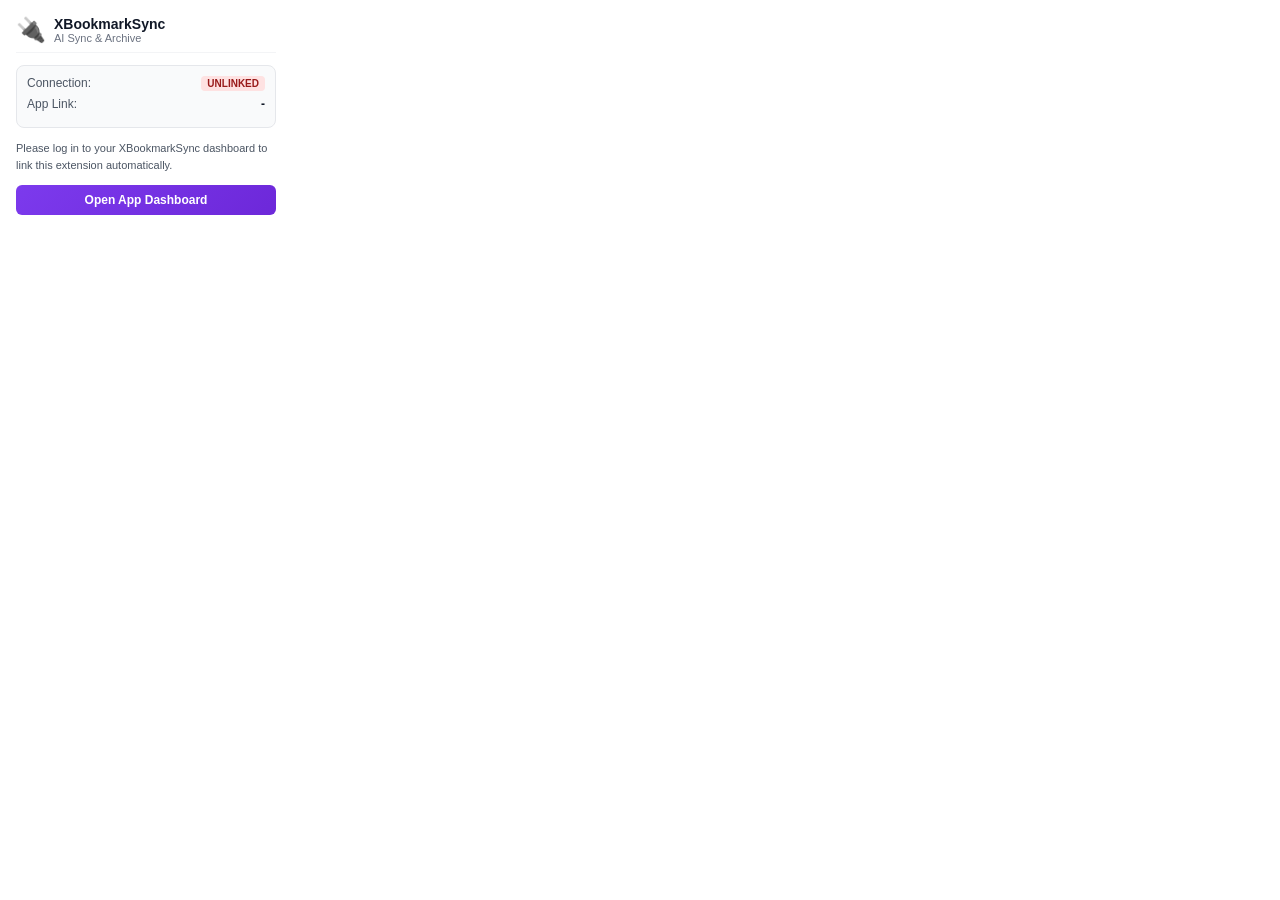
<file: extension/popup.html>
<!DOCTYPE html>
<html>
<head>
  <meta charset="utf-8">
  <style>
    body {
      font-family: -apple-system, BlinkMacSystemFont, "Segoe UI", Roboto, Helvetica, Arial, sans-serif;
      margin: 0;
      padding: 16px;
      width: 260px;
      background: #ffffff;
      color: #111827;
    }
    .header {
      display: flex;
      align-items: center;
      gap: 8px;
      margin-bottom: 12px;
      border-bottom: 1px solid #f3f4f6;
      padding-bottom: 8px;
    }
    .icon {
      font-size: 24px;
    }
    .title {
      font-size: 14px;
      font-weight: 700;
      margin: 0;
    }
    .subtitle {
      font-size: 11px;
      color: #6b7280;
      margin: 0;
    }
    .status-card {
      background: #f9fafb;
      border: 1px solid #e5e7eb;
      border-radius: 8px;
      padding: 10px;
      margin-bottom: 12px;
      font-size: 12px;
    }
    .status-line {
      display: flex;
      justify-content: space-between;
      margin-bottom: 6px;
    }
    .status-label {
      color: #4b5563;
    }
    .status-value {
      font-weight: 600;
    }
    .status-badge {
      display: inline-block;
      padding: 2px 6px;
      border-radius: 4px;
      font-size: 10px;
      font-weight: 700;
      text-transform: uppercase;
    }
    .badge-linked {
      background: #d1fae5;
      color: #065f46;
    }
    .badge-unlinked {
      background: #fee2e2;
      color: #991b1b;
    }
    .instructions {
      font-size: 11px;
      color: #4b5563;
      line-height: 1.5;
      margin-bottom: 12px;
    }
    .btn {
      display: block;
      width: 100%;
      text-align: center;
      background: linear-gradient(135deg, #7c3aed 0%, #6d28d9 100%);
      color: #ffffff;
      border: none;
      border-radius: 6px;
      padding: 8px 12px;
      font-size: 12px;
      font-weight: 600;
      text-decoration: none;
      cursor: pointer;
      box-sizing: border-box;
      transition: opacity 0.2s ease;
    }
    .btn:hover {
      opacity: 0.9;
    }
  </style>
</head>
<body>
  <div class="header">
    <span class="icon">🔌</span>
    <div>
      <h3 class="title">XBookmarkSync</h3>
      <p class="subtitle">AI Sync & Archive</p>
    </div>
  </div>

  <div class="status-card">
    <div class="status-line">
      <span class="status-label">Connection:</span>
      <span id="connectionBadge" class="status-badge badge-unlinked">Unlinked</span>
    </div>
    <div class="status-line">
      <span class="status-label">App Link:</span>
      <span id="backendUrl" class="status-value">-</span>
    </div>
  </div>

  <div id="instructionsText" class="instructions">
    Please log in to your XBookmarkSync dashboard to link this extension automatically.
  </div>

  <a href="http://127.0.0.1:5001" target="_blank" id="actionBtn" class="btn">Open App Dashboard</a>

  <script src="popup.js"></script>
</body>
</html>
</file>
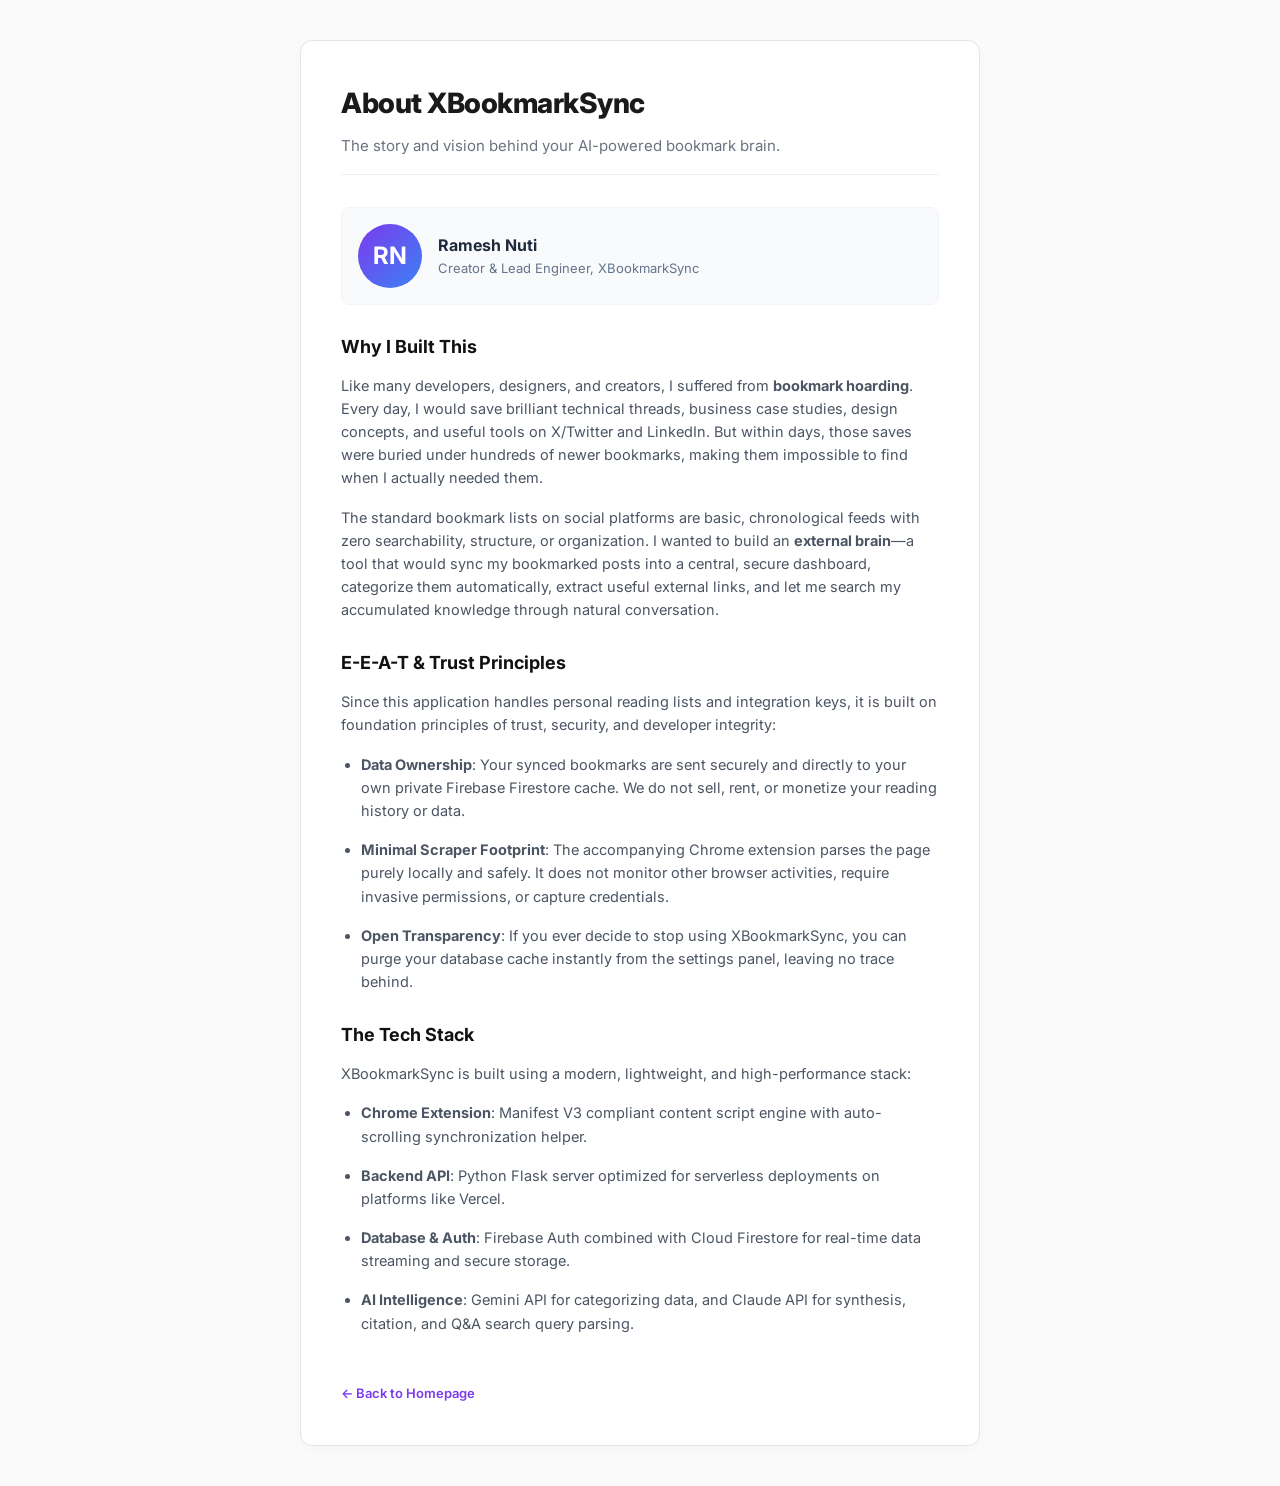
<file: templates/about.html>
<!DOCTYPE html>
<html lang="en">
<head>
  <meta charset="UTF-8">
  <link rel="icon" type="image/png" href="/static/favicon.png">

  <meta name="viewport" content="width=device-width, initial-scale=1.0">
  <title>About - XBookmarkSync</title>
  <meta name="description" content="Meet Ramesh Nuti, the creator of XBookmarkSync. Learn about the background, vision, and technology behind the AI-powered bookmark brain.">
  <link rel="canonical" href="https://xbookmarksync.com/about">

  <!-- Open Graph -->
  <meta property="og:title" content="About the Creator - XBookmarkSync">
  <meta property="og:description" content="Learn why Ramesh Nuti built XBookmarkSync to solve bookmark hoarding with AI.">
  <meta property="og:type" content="website">
  <meta property="og:url" content="https://xbookmarksync.com/about">
  <meta property="og:site_name" content="XBookmarkSync">
  <meta property="og:image" content="https://xbookmarksync.com/static/og-image.png">

  <!-- Twitter Card -->
  <meta name="twitter:card" content="summary_large_image">
  <meta name="twitter:title" content="About the Creator - XBookmarkSync">
  <meta name="twitter:description" content="Why Ramesh Nuti built XBookmarkSync to solve bookmark hoarding with AI.">
  <meta name="twitter:image" content="https://xbookmarksync.com/static/og-image.png">

  <link rel="stylesheet" href="/static/css/style.css">
  <style>
    body {
      font-family: 'Inter', -apple-system, BlinkMacSystemFont, "Segoe UI", sans-serif;
      background: #fafafa;
      color: #1a1a1a;
      line-height: 1.6;
      padding: 40px 24px;
    }
    .about-container {
      max-width: 680px;
      margin: 0 auto;
      background: #ffffff;
      border: 1px solid #e5e5e5;
      border-radius: 12px;
      padding: 40px;
      box-shadow: 0 4px 12px rgba(0,0,0,0.02);
    }
    h1 {
      font-size: 28px;
      font-weight: 800;
      margin-bottom: 8px;
      letter-spacing: -0.5px;
    }
    .subtitle {
      font-size: 15px;
      color: #6b7280;
      margin-bottom: 32px;
      border-bottom: 1px solid #f0f0f0;
      padding-bottom: 16px;
    }
    h2 {
      font-size: 18px;
      font-weight: 700;
      margin: 28px 0 12px 0;
      color: #111;
    }
    p, li {
      font-size: 14.5px;
      color: #4b5563;
      margin-bottom: 16px;
    }
    ul {
      margin-left: 20px;
      margin-bottom: 16px;
    }
    .profile-card {
      display: flex;
      align-items: center;
      gap: 16px;
      background: #f8fafc;
      padding: 16px;
      border-radius: 8px;
      border: 1px solid #f1f5f9;
      margin-bottom: 24px;
    }
    .profile-avatar {
      width: 64px;
      height: 64px;
      border-radius: 50%;
      background: linear-gradient(135deg, #7c3aed 0%, #3b82f6 100%);
      display: flex;
      align-items: center;
      justify-content: center;
      color: #fff;
      font-size: 24px;
      font-weight: 700;
    }
    .profile-details h3 {
      font-size: 16px;
      font-weight: 700;
      margin: 0;
      color: #1e293b;
    }
    .profile-details p {
      font-size: 13px;
      color: #64748b;
      margin: 0;
    }
    .back-link {
      display: inline-block;
      margin-top: 32px;
      font-size: 13px;
      color: #7c3aed;
      text-decoration: none;
      font-weight: 600;
    }
    .back-link:hover {
      text-decoration: underline;
    }
  </style>
</head>
<body>

<div class="about-container">
  <h1>About XBookmarkSync</h1>
  <div class="subtitle">The story and vision behind your AI-powered bookmark brain.</div>

  <div class="profile-card">
    <div class="profile-avatar">RN</div>
    <div class="profile-details">
      <h3>Ramesh Nuti</h3>
      <p>Creator & Lead Engineer, XBookmarkSync</p>
    </div>
  </div>

  <h2>Why I Built This</h2>
  <p>Like many developers, designers, and creators, I suffered from <strong>bookmark hoarding</strong>. Every day, I would save brilliant technical threads, business case studies, design concepts, and useful tools on X/Twitter and LinkedIn. But within days, those saves were buried under hundreds of newer bookmarks, making them impossible to find when I actually needed them.</p>
  <p>The standard bookmark lists on social platforms are basic, chronological feeds with zero searchability, structure, or organization. I wanted to build an <strong>external brain</strong>—a tool that would sync my bookmarked posts into a central, secure dashboard, categorize them automatically, extract useful external links, and let me search my accumulated knowledge through natural conversation.</p>
  
  <h2>E-E-A-T & Trust Principles</h2>
  <p>Since this application handles personal reading lists and integration keys, it is built on foundation principles of trust, security, and developer integrity:</p>
  <ul>
    <li><strong>Data Ownership</strong>: Your synced bookmarks are sent securely and directly to your own private Firebase Firestore cache. We do not sell, rent, or monetize your reading history or data.</li>
    <li><strong>Minimal Scraper Footprint</strong>: The accompanying Chrome extension parses the page purely locally and safely. It does not monitor other browser activities, require invasive permissions, or capture credentials.</li>
    <li><strong>Open Transparency</strong>: If you ever decide to stop using XBookmarkSync, you can purge your database cache instantly from the settings panel, leaving no trace behind.</li>
  </ul>

  <h2>The Tech Stack</h2>
  <p>XBookmarkSync is built using a modern, lightweight, and high-performance stack:</p>
  <ul>
    <li><strong>Chrome Extension</strong>: Manifest V3 compliant content script engine with auto-scrolling synchronization helper.</li>
    <li><strong>Backend API</strong>: Python Flask server optimized for serverless deployments on platforms like Vercel.</li>
    <li><strong>Database & Auth</strong>: Firebase Auth combined with Cloud Firestore for real-time data streaming and secure storage.</li>
    <li><strong>AI Intelligence</strong>: Gemini API for categorizing data, and Claude API for synthesis, citation, and Q&A search query parsing.</li>
  </ul>

  <a href="/" class="back-link">&larr; Back to Homepage</a>
</div>

</body>
</html>
</file>
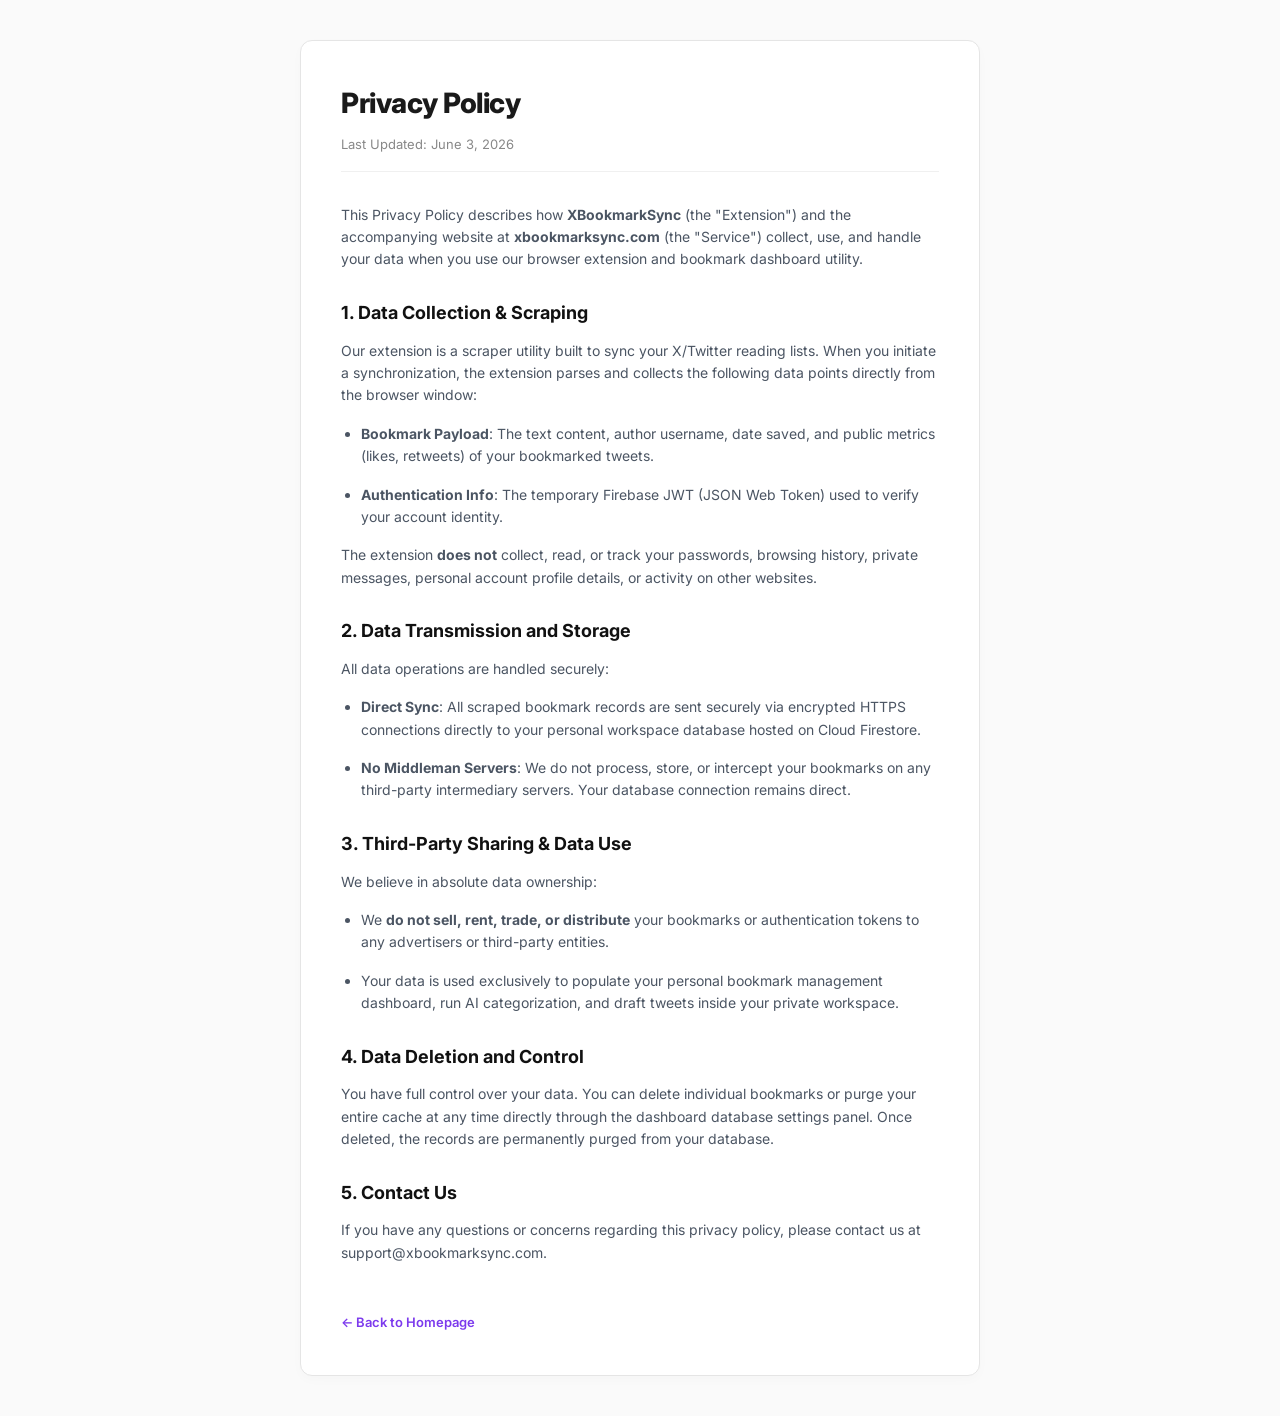
<file: templates/privacy.html>
<!DOCTYPE html>
<html lang="en">
<head>
  <meta charset="UTF-8">
  <link rel="icon" type="image/png" href="/static/favicon.png">

  <meta name="viewport" content="width=device-width, initial-scale=1.0">
  <title>Privacy Policy - XBookmarkSync</title>
  <meta name="description" content="Privacy policy for the XBookmarkSync Chrome extension and web dashboard. Learn how your bookmark data is collected, stored, and protected.">
  <link rel="canonical" href="https://xbookmarksync.com/privacy">

  <!-- Open Graph -->
  <meta property="og:title" content="Privacy Policy - XBookmarkSync">
  <meta property="og:description" content="Privacy policy for the XBookmarkSync Chrome extension. Learn how your X/Twitter bookmark data is handled.">
  <meta property="og:type" content="website">
  <meta property="og:url" content="https://xbookmarksync.com/privacy">
  <meta property="og:site_name" content="XBookmarkSync">
  <meta property="og:image" content="https://xbookmarksync.com/static/og-image.png">

  <!-- Twitter Card -->
  <meta name="twitter:card" content="summary_large_image">
  <meta name="twitter:title" content="Privacy Policy - XBookmarkSync">
  <meta name="twitter:description" content="Privacy policy for the XBookmarkSync Chrome extension and web dashboard.">
  <meta name="twitter:image" content="https://xbookmarksync.com/static/og-image.png">

  <link rel="stylesheet" href="/static/css/style.css">
  <style>
    body {
      font-family: 'Inter', -apple-system, BlinkMacSystemFont, "Segoe UI", sans-serif;
      background: #fafafa;
      color: #1a1a1a;
      line-height: 1.6;
      padding: 40px 24px;
    }
    .policy-container {
      max-width: 680px;
      margin: 0 auto;
      background: #ffffff;
      border: 1px solid #e5e5e5;
      border-radius: 12px;
      padding: 40px;
      box-shadow: 0 4px 12px rgba(0,0,0,0.02);
    }
    h1 {
      font-size: 28px;
      font-weight: 800;
      margin-bottom: 8px;
      letter-spacing: -0.5px;
    }
    .last-updated {
      font-size: 13px;
      color: #888;
      margin-bottom: 32px;
      border-bottom: 1px solid #f0f0f0;
      padding-bottom: 16px;
    }
    h2 {
      font-size: 18px;
      font-weight: 700;
      margin: 28px 0 12px 0;
      color: #111;
    }
    p, li {
      font-size: 14px;
      color: #4b5563;
      margin-bottom: 16px;
    }
    ul {
      margin-left: 20px;
      margin-bottom: 16px;
    }
    .back-link {
      display: inline-block;
      margin-top: 32px;
      font-size: 13px;
      color: #7c3aed;
      text-decoration: none;
      font-weight: 600;
    }
    .back-link:hover {
      text-decoration: underline;
    }
  </style>
</head>
<body>

<div class="policy-container">
  <h1>Privacy Policy</h1>
  <div class="last-updated">Last Updated: June 3, 2026</div>

  <p>This Privacy Policy describes how <strong>XBookmarkSync</strong> (the "Extension") and the accompanying website at <strong>xbookmarksync.com</strong> (the "Service") collect, use, and handle your data when you use our browser extension and bookmark dashboard utility.</p>

  <h2>1. Data Collection & Scraping</h2>
  <p>Our extension is a scraper utility built to sync your X/Twitter reading lists. When you initiate a synchronization, the extension parses and collects the following data points directly from the browser window:</p>
  <ul>
    <li><strong>Bookmark Payload</strong>: The text content, author username, date saved, and public metrics (likes, retweets) of your bookmarked tweets.</li>
    <li><strong>Authentication Info</strong>: The temporary Firebase JWT (JSON Web Token) used to verify your account identity.</li>
  </ul>
  <p>The extension <strong>does not</strong> collect, read, or track your passwords, browsing history, private messages, personal account profile details, or activity on other websites.</p>

  <h2>2. Data Transmission and Storage</h2>
  <p>All data operations are handled securely:</p>
  <ul>
    <li><strong>Direct Sync</strong>: All scraped bookmark records are sent securely via encrypted HTTPS connections directly to your personal workspace database hosted on Cloud Firestore.</li>
    <li><strong>No Middleman Servers</strong>: We do not process, store, or intercept your bookmarks on any third-party intermediary servers. Your database connection remains direct.</li>
  </ul>

  <h2>3. Third-Party Sharing & Data Use</h2>
  <p>We believe in absolute data ownership:</p>
  <ul>
    <li>We <strong>do not sell, rent, trade, or distribute</strong> your bookmarks or authentication tokens to any advertisers or third-party entities.</li>
    <li>Your data is used exclusively to populate your personal bookmark management dashboard, run AI categorization, and draft tweets inside your private workspace.</li>
  </ul>

  <h2>4. Data Deletion and Control</h2>
  <p>You have full control over your data. You can delete individual bookmarks or purge your entire cache at any time directly through the dashboard database settings panel. Once deleted, the records are permanently purged from your database.</p>

  <h2>5. Contact Us</h2>
  <p>If you have any questions or concerns regarding this privacy policy, please contact us at support@xbookmarksync.com.</p>

  <a href="/" class="back-link">&larr; Back to Homepage</a>
</div>

</body>
</html>
</file>
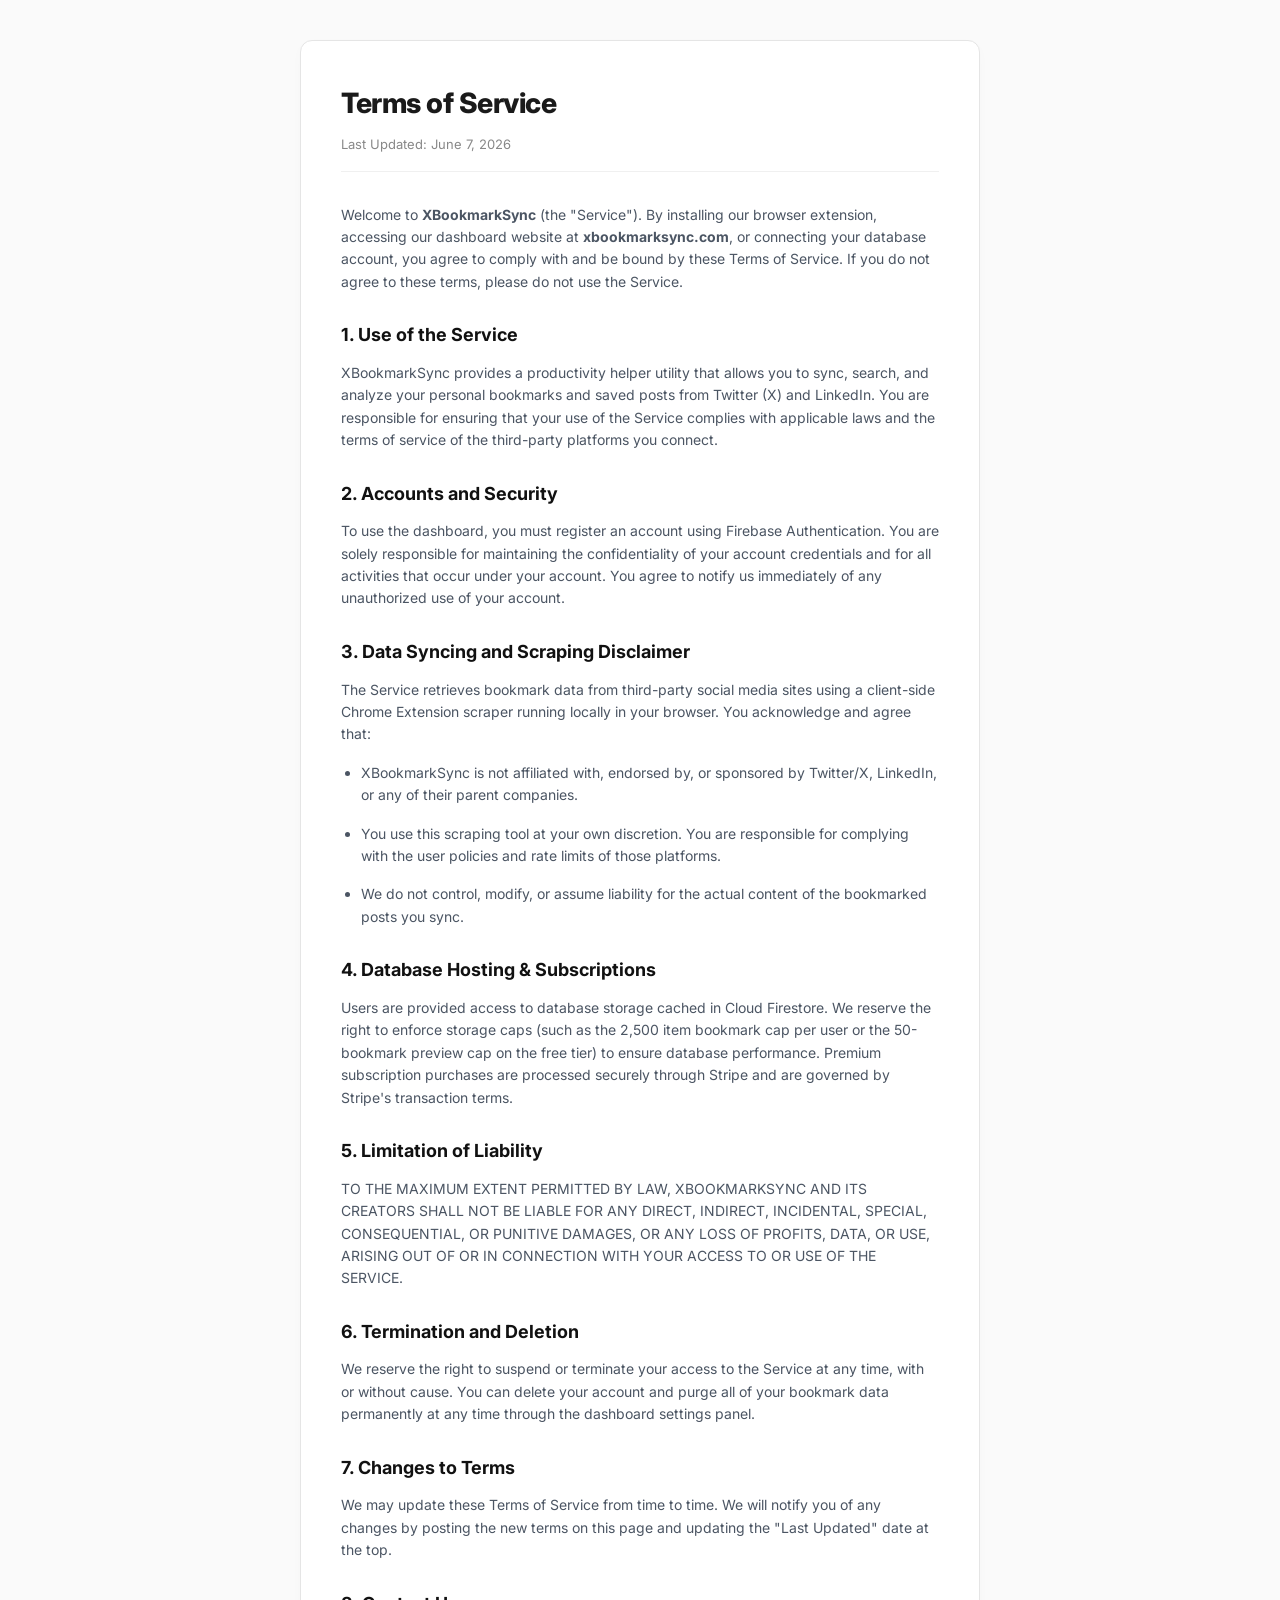
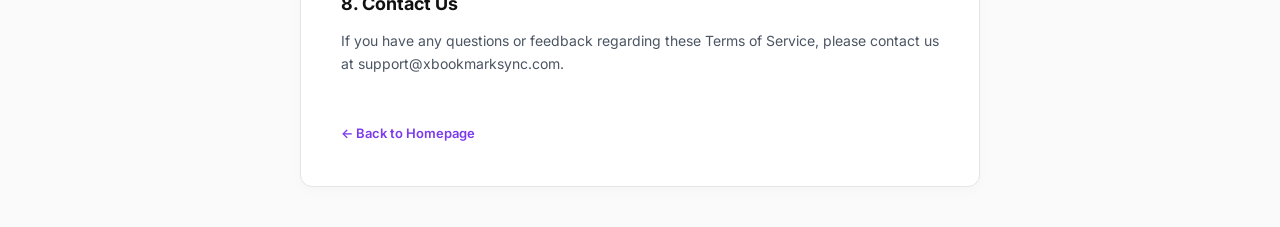
<file: templates/terms.html>
<!DOCTYPE html>
<html lang="en">
<head>
  <meta charset="UTF-8">
  <link rel="icon" type="image/png" href="/static/favicon.png">

  <meta name="viewport" content="width=device-width, initial-scale=1.0">
  <title>Terms of Service - XBookmarkSync</title>
  <meta name="description" content="Read the Terms of Service for XBookmarkSync. Understand the terms, conditions, and user guidelines for using our bookmark sync utility.">
  <link rel="canonical" href="https://xbookmarksync.com/terms">

  <!-- Open Graph -->
  <meta property="og:title" content="Terms of Service - XBookmarkSync">
  <meta property="og:description" content="Read the terms and conditions for using XBookmarkSync.">
  <meta property="og:type" content="website">
  <meta property="og:url" content="https://xbookmarksync.com/terms">
  <meta property="og:site_name" content="XBookmarkSync">
  <meta property="og:image" content="https://xbookmarksync.com/static/og-image.png">

  <!-- Twitter Card -->
  <meta name="twitter:card" content="summary_large_image">
  <meta name="twitter:title" content="Terms of Service - XBookmarkSync">
  <meta name="twitter:description" content="Terms and conditions for using XBookmarkSync.">
  <meta name="twitter:image" content="https://xbookmarksync.com/static/og-image.png">

  <link rel="stylesheet" href="/static/css/style.css">
  <style>
    body {
      font-family: 'Inter', -apple-system, BlinkMacSystemFont, "Segoe UI", sans-serif;
      background: #fafafa;
      color: #1a1a1a;
      line-height: 1.6;
      padding: 40px 24px;
    }
    .tos-container {
      max-width: 680px;
      margin: 0 auto;
      background: #ffffff;
      border: 1px solid #e5e5e5;
      border-radius: 12px;
      padding: 40px;
      box-shadow: 0 4px 12px rgba(0,0,0,0.02);
    }
    h1 {
      font-size: 28px;
      font-weight: 800;
      margin-bottom: 8px;
      letter-spacing: -0.5px;
    }
    .last-updated {
      font-size: 13px;
      color: #888;
      margin-bottom: 32px;
      border-bottom: 1px solid #f0f0f0;
      padding-bottom: 16px;
    }
    h2 {
      font-size: 18px;
      font-weight: 700;
      margin: 28px 0 12px 0;
      color: #111;
    }
    p, li {
      font-size: 14px;
      color: #4b5563;
      margin-bottom: 16px;
    }
    ul {
      margin-left: 20px;
      margin-bottom: 16px;
    }
    .back-link {
      display: inline-block;
      margin-top: 32px;
      font-size: 13px;
      color: #7c3aed;
      text-decoration: none;
      font-weight: 600;
    }
    .back-link:hover {
      text-decoration: underline;
    }
  </style>
</head>
<body>

<div class="tos-container">
  <h1>Terms of Service</h1>
  <div class="last-updated">Last Updated: June 7, 2026</div>

  <p>Welcome to <strong>XBookmarkSync</strong> (the "Service"). By installing our browser extension, accessing our dashboard website at <strong>xbookmarksync.com</strong>, or connecting your database account, you agree to comply with and be bound by these Terms of Service. If you do not agree to these terms, please do not use the Service.</p>

  <h2>1. Use of the Service</h2>
  <p>XBookmarkSync provides a productivity helper utility that allows you to sync, search, and analyze your personal bookmarks and saved posts from Twitter (X) and LinkedIn. You are responsible for ensuring that your use of the Service complies with applicable laws and the terms of service of the third-party platforms you connect.</p>

  <h2>2. Accounts and Security</h2>
  <p>To use the dashboard, you must register an account using Firebase Authentication. You are solely responsible for maintaining the confidentiality of your account credentials and for all activities that occur under your account. You agree to notify us immediately of any unauthorized use of your account.</p>

  <h2>3. Data Syncing and Scraping Disclaimer</h2>
  <p>The Service retrieves bookmark data from third-party social media sites using a client-side Chrome Extension scraper running locally in your browser. You acknowledge and agree that:</p>
  <ul>
    <li>XBookmarkSync is not affiliated with, endorsed by, or sponsored by Twitter/X, LinkedIn, or any of their parent companies.</li>
    <li>You use this scraping tool at your own discretion. You are responsible for complying with the user policies and rate limits of those platforms.</li>
    <li>We do not control, modify, or assume liability for the actual content of the bookmarked posts you sync.</li>
  </ul>

  <h2>4. Database Hosting & Subscriptions</h2>
  <p>Users are provided access to database storage cached in Cloud Firestore. We reserve the right to enforce storage caps (such as the 2,500 item bookmark cap per user or the 50-bookmark preview cap on the free tier) to ensure database performance. Premium subscription purchases are processed securely through Stripe and are governed by Stripe's transaction terms.</p>

  <h2>5. Limitation of Liability</h2>
  <p>TO THE MAXIMUM EXTENT PERMITTED BY LAW, XBOOKMARKSYNC AND ITS CREATORS SHALL NOT BE LIABLE FOR ANY DIRECT, INDIRECT, INCIDENTAL, SPECIAL, CONSEQUENTIAL, OR PUNITIVE DAMAGES, OR ANY LOSS OF PROFITS, DATA, OR USE, ARISING OUT OF OR IN CONNECTION WITH YOUR ACCESS TO OR USE OF THE SERVICE.</p>

  <h2>6. Termination and Deletion</h2>
  <p>We reserve the right to suspend or terminate your access to the Service at any time, with or without cause. You can delete your account and purge all of your bookmark data permanently at any time through the dashboard settings panel.</p>

  <h2>7. Changes to Terms</h2>
  <p>We may update these Terms of Service from time to time. We will notify you of any changes by posting the new terms on this page and updating the "Last Updated" date at the top.</p>

  <h2>8. Contact Us</h2>
  <p>If you have any questions or feedback regarding these Terms of Service, please contact us at support@xbookmarksync.com.</p>

  <a href="/" class="back-link">&larr; Back to Homepage</a>
</div>

</body>
</html>
</file>
<file: static/css/style.css>
@import url('https://fonts.googleapis.com/css2?family=Inter:wght@400;500;600;700;800&display=swap');

:root {
  --primary: #7c3aed;
  --primary-light: #f5f3ff;
  --primary-hover: #6d28d9;
  --x-blue: #1D9BF0;
  --x-blue-hover: #1a8cd8;
  --success: #00ba7c;
  --success-light: #f0fdf4;
  --success-border: #bbf7d0;
  --success-text: #166534;
  --danger: #e0245e;
  --danger-light: #fff0f0;
  --danger-border: #ffc0c0;
  --danger-text: #c0392b;
  --warning: #ad6800;
  --warning-light: #fffbe6;
  --warning-border: #ffe58f;
  
  --bg: #f9fafb;
  --card-bg: #ffffff;
  --text: #111827;
  --text-muted: #6b7280;
  --text-light: #9ca3af;
  --border: #e5e7eb;
  --border-light: #f3f4f6;
  --sidebar-width: 240px;
  
  --shadow-sm: 0 1px 2px 0 rgba(0, 0, 0, 0.05);
  --shadow: 0 4px 6px -1px rgba(0, 0, 0, 0.05), 0 2px 4px -1px rgba(0, 0, 0, 0.03);
  --shadow-lg: 0 10px 15px -3px rgba(0, 0, 0, 0.05), 0 4px 6px -2px rgba(0, 0, 0, 0.02);
  --radius: 12px;
  --radius-sm: 8px;
}

*, *::before, *::after {
  box-sizing: border-box;
  margin: 0;
  padding: 0;
}

body {
  font-family: 'Inter', -apple-system, BlinkMacSystemFont, "Segoe UI", Roboto, sans-serif;
  background: var(--bg);
  color: var(--text);
  min-height: 100vh;
  -webkit-font-smoothing: antialiased;
  -moz-osx-font-smoothing: grayscale;
}

/* --- Sidebar ------------------------------------------------------------- */
.sidebar {
  width: var(--sidebar-width);
  background: var(--card-bg);
  border-right: 1px solid var(--border);
  padding: 24px 0;
  position: fixed;
  top: 0;
  left: 0;
  bottom: 0;
  display: flex;
  flex-direction: column;
  z-index: 100;
}

.sidebar-brand {
  display: flex;
  align-items: center;
  gap: 12px;
  padding: 0 24px;
  margin-bottom: 32px;
  text-decoration: none;
  color: var(--text);
}

.sidebar-brand svg {
  width: 24px;
  height: 24px;
  flex-shrink: 0;
}

.sidebar-brand span {
  font-size: 18px;
  font-weight: 800;
  letter-spacing: -0.5px;
}

.sidebar-section {
  font-size: 11px;
  font-weight: 700;
  color: var(--text-light);
  text-transform: uppercase;
  letter-spacing: 1.2px;
  padding: 0 24px;
  margin: 24px 0 8px;
}

.sidebar-link {
  display: flex;
  align-items: center;
  gap: 12px;
  padding: 10px 24px;
  font-size: 14px;
  font-weight: 500;
  color: var(--text-muted);
  text-decoration: none;
  transition: all 0.2s ease;
  border-left: 3px solid transparent;
}

.sidebar-link:hover {
  color: var(--text);
  background: var(--bg);
}

.sidebar-link.active {
  color: var(--primary);
  background: var(--primary-light);
  border-left-color: var(--primary);
  font-weight: 600;
}

.sidebar-link svg {
  width: 18px;
  height: 18px;
  flex-shrink: 0;
  opacity: 0.7;
  transition: opacity 0.2s ease;
}

.sidebar-link.active svg {
  opacity: 1;
}

.sidebar-spacer {
  flex: 1;
}

.sidebar-user {
  padding: 16px 20px;
  border-top: 1px solid var(--border-light);
  margin-top: 16px;
}

.sidebar-user-row {
  display: flex;
  align-items: center;
  gap: 12px;
  margin-bottom: 8px;
}

.sidebar-avatar {
  width: 36px;
  height: 36px;
  background: var(--primary);
  border-radius: 50%;
  display: flex;
  align-items: center;
  justify-content: center;
  color: #fff;
  font-weight: 700;
  font-size: 14px;
  flex-shrink: 0;
}

.sidebar-user-info {
  min-width: 0;
}

.sidebar-username {
  font-size: 13px;
  font-weight: 600;
  color: var(--text);
  white-space: nowrap;
  overflow: hidden;
  text-overflow: ellipsis;
}

.sidebar-handle {
  font-size: 11px;
  color: var(--text-muted);
}

.sidebar-signout {
  font-size: 11px;
  color: var(--danger-text);
  text-decoration: none;
  display: inline-block;
  margin-left: 48px;
  font-weight: 600;
  transition: color 0.15s ease;
}

.sidebar-signout:hover {
  text-decoration: underline;
}

/* --- Main Content -------------------------------------------------------- */
.main {
  margin-left: var(--sidebar-width);
  flex: 1;
  padding: 40px 48px;
  max-width: 1200px;
}

@media (max-width: 768px) {
  .sidebar {
    display: none;
  }
  .main {
    margin-left: 0;
    padding: 24px 16px;
  }
}

.page-header {
  display: flex;
  align-items: center;
  justify-content: space-between;
  margin-bottom: 32px;
  flex-wrap: wrap;
  gap: 16px;
}

.page-title {
  font-size: 26px;
  font-weight: 800;
  letter-spacing: -0.7px;
  color: var(--text);
}

.page-sub {
  font-size: 14px;
  color: var(--text-muted);
  margin-top: 4px;
}

.page-meta {
  font-size: 12px;
  color: var(--text-light);
  margin-top: 4px;
}

/* --- Cards --------------------------------------------------------------- */
.card {
  background: var(--card-bg);
  border: 1px solid var(--border);
  border-radius: var(--radius);
  padding: 24px;
  margin-bottom: 24px;
  box-shadow: var(--shadow-sm);
  transition: transform 0.2s ease, box-shadow 0.2s ease;
}

.card-header {
  display: flex;
  align-items: center;
  justify-content: space-between;
  margin-bottom: 20px;
}

.card-title {
  font-size: 16px;
  font-weight: 700;
  color: var(--text);
  letter-spacing: -0.3px;
}

.card-sub {
  font-size: 13px;
  color: var(--text-muted);
}

/* --- Buttons ------------------------------------------------------------- */
.btn {
  display: inline-flex;
  align-items: center;
  justify-content: center;
  gap: 8px;
  padding: 9px 18px;
  border-radius: var(--radius-sm);
  font-size: 13px;
  font-weight: 600;
  cursor: pointer;
  border: 1px solid transparent;
  text-decoration: none;
  transition: all 0.2s cubic-bezier(0.4, 0, 0.2, 1);
  white-space: nowrap;
}

.btn:hover {
  opacity: 0.95;
  transform: translateY(-1px);
}

.btn:active {
  transform: translateY(0);
}

.btn:disabled {
  opacity: 0.5 !important;
  cursor: not-allowed !important;
  transform: none !important;
}

.btn-ai {
  background: var(--primary);
  color: #fff;
}

.btn-ai:hover {
  background: var(--primary-hover);
  box-shadow: 0 4px 12px rgba(124, 58, 237, 0.15);
}

.btn-blue {
  background: var(--x-blue);
  color: #fff;
}

.btn-blue:hover {
  background: var(--x-blue-hover);
  box-shadow: 0 4px 12px rgba(29, 155, 240, 0.15);
}

.btn-success {
  background: var(--success);
  color: #fff;
}

.btn-secondary {
  background: var(--card-bg);
  color: var(--text-muted);
  border-color: var(--border);
}

.btn-secondary:hover {
  background: var(--border-light);
  color: var(--text);
}

.btn-danger {
  background: var(--card-bg);
  color: var(--danger-text);
  border-color: var(--border);
}

.btn-danger:hover {
  background: var(--danger-light);
  border-color: var(--danger-border);
}

.btn-ghost {
  background: transparent;
  color: var(--text-muted);
}

.btn-ghost:hover {
  background: var(--border-light);
  color: var(--text);
}

.btn-sm {
  padding: 6px 12px;
  font-size: 12px;
  border-radius: 6px;
}

.btn-lg {
  padding: 12px 24px;
  font-size: 15px;
  border-radius: var(--radius-sm);
}

.btn-primary {
  background: var(--text);
  color: #fff;
}

.btn-primary:hover {
  background: #1f2937;
  box-shadow: 0 4px 12px rgba(17, 24, 39, 0.1);
}

.btn-primary-lg {
  background: var(--text);
  color: #fff;
  padding: 14px 32px;
  font-size: 16px;
  border-radius: var(--radius-sm);
}

.btn-primary-lg:hover {
  background: #1f2937;
  box-shadow: 0 4px 14px rgba(17, 24, 39, 0.15);
}

/* --- Feedback messages --------------------------------------------------- */
.error {
  background: var(--danger-light);
  border: 1px solid var(--danger-border);
  border-radius: var(--radius-sm);
  padding: 12px 16px;
  color: var(--danger-text);
  font-size: 13px;
  margin-bottom: 20px;
}

.success-msg {
  background: var(--success-light);
  border: 1px solid var(--success-border);
  border-radius: var(--radius-sm);
  padding: 12px 16px;
  color: var(--success-text);
  font-size: 13px;
  margin-bottom: 20px;
}

.success-box {
  background: var(--success-light);
  border: 1px solid var(--success-border);
  border-radius: var(--radius);
  padding: 24px;
  text-align: center;
  margin-bottom: 24px;
}

.success-box h3 {
  color: var(--success-text);
  margin-bottom: 8px;
  font-size: 16px;
  font-weight: 700;
}

.success-box p {
  color: var(--text-muted);
  font-size: 14px;
  margin-bottom: 12px;
}

.success-box a {
  color: var(--success-text);
  font-weight: 600;
  font-size: 14px;
  text-decoration: underline;
}

.warning-box {
  background: var(--warning-light);
  border: 1px solid var(--warning-border);
  border-radius: var(--radius-sm);
  padding: 14px 18px;
  color: var(--warning);
  font-size: 13px;
  margin-bottom: 20px;
  line-height: 1.5;
}

/* --- Loading Overlay ------------------------------------------------------ */
.loading-overlay {
  display: none;
  position: fixed;
  top: 0;
  left: 0;
  right: 0;
  bottom: 0;
  background: rgba(255, 255, 255, 0.85);
  backdrop-filter: blur(8px);
  z-index: 10000;
  flex-direction: column;
  align-items: center;
  justify-content: center;
  transition: all 0.3s ease;
}

.loading-overlay.show {
  display: flex;
}

.loading-spinner {
  width: 44px;
  height: 44px;
  border: 4px solid var(--border);
  border-top: 4px solid var(--primary);
  border-radius: 50%;
  animation: spin 0.8s cubic-bezier(0.4, 0, 0.2, 1) infinite;
  margin-bottom: 16px;
}

@keyframes spin {
  to { transform: rotate(360deg); }
}

.loading-text {
  font-size: 16px;
  font-weight: 700;
  color: var(--text);
}

.loading-sub {
  font-size: 12px;
  color: var(--text-muted);
  margin-top: 6px;
}

.empty-note {
  font-size: 14px;
  color: var(--text-muted);
  text-align: center;
  padding: 12px 0;
}

.empty {
  text-align: center;
  padding: 48px 24px;
  color: var(--text-light);
  font-size: 14px;
}

/* --- Tables -------------------------------------------------------------- */
.table-container {
  overflow-x: auto;
  border: 1px solid var(--border);
  border-radius: var(--radius-sm);
  background: var(--card-bg);
}

table {
  width: 100%;
  border-collapse: collapse;
  font-size: 13px;
  text-align: left;
}

thead th {
  padding: 12px 16px;
  background: var(--bg);
  border-bottom: 1px solid var(--border);
  font-weight: 600;
  color: var(--text-muted);
  white-space: nowrap;
}

tbody tr {
  border-bottom: 1px solid var(--border-light);
  transition: background 0.15s ease;
}

tbody tr:hover {
  background: var(--bg);
}

tbody tr.highlight {
  background: var(--primary-light);
}

tbody tr.dimmed {
  opacity: 0.35;
}

tbody td {
  padding: 14px 16px;
  vertical-align: top;
  line-height: 1.5;
}

.tweet-text {
  max-width: 480px;
  word-break: break-word;
}

.author {
  white-space: nowrap;
  font-weight: 500;
}

.handle {
  color: var(--text-muted);
  font-size: 11px;
}

.date {
  color: var(--text-muted);
  white-space: nowrap;
}

.metric {
  text-align: right;
  color: var(--text-muted);
}

.link a {
  color: var(--x-blue);
  text-decoration: none;
  font-weight: 600;
}

.link a:hover {
  text-decoration: underline;
}

/* --- Landing Page specific styles ---------------------------------------- */
nav {
  background: var(--card-bg);
  border-bottom: 1px solid var(--border-light);
  padding: 16px 40px;
  display: flex;
  align-items: center;
  justify-content: space-between;
}

.nav-brand {
  display: flex;
  align-items: center;
  gap: 12px;
  text-decoration: none;
  color: var(--text);
}

.nav-brand svg {
  width: 24px;
  height: 24px;
}

.nav-brand span {
  font-size: 18px;
  font-weight: 800;
  letter-spacing: -0.5px;
}

.hero {
  text-align: center;
  padding: 100px 24px 60px;
  max-width: 720px;
  margin: 0 auto;
}

.hero-badge {
  display: inline-block;
  font-size: 12px;
  font-weight: 600;
  color: var(--primary);
  background: var(--primary-light);
  padding: 6px 16px;
  border-radius: 20px;
  margin-bottom: 24px;
  letter-spacing: 0.3px;
}

.hero h1 {
  font-size: 52px;
  font-weight: 800;
  line-height: 1.15;
  letter-spacing: -1.8px;
  margin-bottom: 24px;
  color: var(--text);
}

.hero h1 em {
  font-style: normal;
  background: linear-gradient(135deg, var(--primary), var(--x-blue));
  -webkit-background-clip: text;
  -webkit-text-fill-color: transparent;
  background-clip: text;
  padding-right: 2px;
}

.hero p {
  font-size: 18px;
  line-height: 1.6;
  color: var(--text-muted);
  margin-bottom: 40px;
  max-width: 540px;
  margin-left: auto;
  margin-right: auto;
}

.hero-cta {
  display: flex;
  gap: 12px;
  justify-content: center;
  flex-wrap: wrap;
}

.hero-note {
  font-size: 13px;
  color: var(--text-light);
  margin-top: 16px;
}

.features {
  max-width: 1000px;
  margin: 0 auto;
  padding: 60px 24px 100px;
}

.features-label {
  text-align: center;
  font-size: 12px;
  font-weight: 700;
  color: var(--text-light);
  text-transform: uppercase;
  letter-spacing: 2px;
  margin-bottom: 40px;
}

.features-grid {
  display: grid;
  grid-template-columns: repeat(3, 1fr);
  gap: 24px;
}

@media (max-width: 768px) {
  .features-grid {
    grid-template-columns: 1fr;
  }
  .hero h1 {
    font-size: 38px;
  }
  .hero p {
    font-size: 16px;
  }
}

.feature-card {
  border: 1px solid var(--border);
  border-radius: var(--radius);
  padding: 32px 24px;
  background: var(--card-bg);
  box-shadow: var(--shadow-sm);
  transition: all 0.2s ease;
}

.feature-card:hover {
  border-color: var(--primary);
  box-shadow: var(--shadow-lg);
  transform: translateY(-2px);
}

.feature-icon {
  width: 44px;
  height: 44px;
  border-radius: var(--radius-sm);
  display: flex;
  align-items: center;
  justify-content: center;
  font-size: 22px;
  margin-bottom: 20px;
}

.feature-card h3 {
  font-size: 16px;
  font-weight: 700;
  margin-bottom: 10px;
  color: var(--text);
}

.feature-card p {
  font-size: 14px;
  line-height: 1.6;
  color: var(--text-muted);
}

.how-it-works {
  background: var(--card-bg);
  border-top: 1px solid var(--border);
  border-bottom: 1px solid var(--border);
  padding: 80px 24px;
}

.how-inner {
  max-width: 800px;
  margin: 0 auto;
  text-align: center;
}

.how-inner h2 {
  font-size: 28px;
  font-weight: 800;
  margin-bottom: 48px;
  letter-spacing: -0.7px;
}

.steps {
  display: flex;
  gap: 48px;
  justify-content: center;
  flex-wrap: wrap;
}

.step {
  flex: 1;
  min-width: 200px;
  max-width: 240px;
}

.step-num {
  width: 40px;
  height: 40px;
  border-radius: 50%;
  background: var(--text);
  color: #fff;
  display: inline-flex;
  align-items: center;
  justify-content: center;
  font-weight: 700;
  font-size: 15px;
  margin-bottom: 16px;
  box-shadow: 0 4px 10px rgba(0,0,0,0.15);
}

.step h4 {
  font-size: 15px;
  font-weight: 700;
  margin-bottom: 8px;
  color: var(--text);
}

.step p {
  font-size: 13px;
  color: var(--text-muted);
  line-height: 1.6;
}

.final-cta {
  text-align: center;
  padding: 80px 24px 100px;
  max-width: 600px;
  margin: 0 auto;
}

.final-cta h2 {
  font-size: 32px;
  font-weight: 800;
  margin-bottom: 16px;
  letter-spacing: -0.7px;
}

.final-cta p {
  font-size: 16px;
  color: var(--text-muted);
  margin-bottom: 32px;
}

footer {
  text-align: center;
  padding: 32px 24px;
  border-top: 1px solid var(--border);
  font-size: 13px;
  color: var(--text-light);
  background: var(--card-bg);
}

/* --- Stat Cards Grid & Layout --- */
.stat-grid {
  display: grid;
  grid-template-columns: repeat(auto-fit, minmax(280px, 1fr));
  gap: 24px;
  margin-bottom: 32px;
}

.stat-card {
  background: var(--card-bg);
  border: 1px solid var(--border);
  border-radius: var(--radius);
  padding: 24px;
  text-decoration: none;
  color: inherit;
  display: flex;
  flex-direction: column;
  box-shadow: var(--shadow-sm);
  transition: transform 0.2s ease, box-shadow 0.2s ease, border-color 0.2s ease;
}

.stat-card:hover {
  transform: translateY(-3px);
  box-shadow: var(--shadow-lg);
  border-color: var(--primary);
}

.stat-top {
  display: flex;
  align-items: center;
  justify-content: space-between;
  margin-bottom: 16px;
}

.stat-icon {
  width: 40px;
  height: 40px;
  border-radius: 50%;
  display: flex;
  align-items: center;
  justify-content: center;
  flex-shrink: 0;
}

.stat-icon svg {
  width: 20px;
  height: 20px;
  display: block;
}

.stat-icon-bm {
  background: #f3edff;
  color: var(--primary);
}

.stat-icon-tw {
  background: #e8f4fd;
  color: var(--x-blue);
}

.stat-icon-dr {
  background: #f0fdf4;
  color: var(--success);
}

.stat-badge {
  font-size: 11px;
  font-weight: 600;
  padding: 4px 8px;
  border-radius: 12px;
  text-transform: uppercase;
}

.stat-badge-ok {
  background: var(--success-light);
  color: var(--success-text);
  border: 1px solid var(--success-border);
}

.stat-value {
  font-size: 32px;
  font-weight: 800;
  letter-spacing: -1px;
  color: var(--text);
  margin-bottom: 4px;
  line-height: 1.2;
}

.stat-label {
  font-size: 14px;
  font-weight: 600;
  color: var(--text-muted);
  margin-bottom: 16px;
}

.stat-footer {
  display: flex;
  align-items: center;
  justify-content: space-between;
  margin-top: auto;
  border-top: 1px solid var(--border-light);
  padding-top: 12px;
  font-size: 12px;
}

.stat-meta {
  color: var(--text-light);
}

.stat-link {
  font-weight: 600;
  color: var(--primary);
  display: flex;
  align-items: center;
  gap: 4px;
}

.stat-card:hover .stat-link {
  text-decoration: underline;
}

/* --- Sync Bar ------------------------------------------------------------- */
.sync-bar {
  background: var(--card-bg);
  border: 1px solid var(--border);
  border-radius: var(--radius);
  padding: 16px 24px;
  margin-bottom: 24px;
  display: flex;
  align-items: center;
  justify-content: space-between;
  box-shadow: var(--shadow-sm);
  flex-wrap: wrap;
  gap: 16px;
}

.sync-info {
  font-size: 13px;
  color: var(--text-muted);
}

.sync-info strong {
  color: var(--text);
}

.sync-confirm {
  display: none;
  align-items: center;
  gap: 8px;
}

.sync-confirm.show {
  display: inline-flex;
}

/* --- Gating & Credits (Model B) ------------------------------------------ */
.blurred-row {
  cursor: pointer;
  background: var(--bg) !important;
}
.blurred-row:hover {
  background: var(--border-light) !important;
}
.blurred-text {
  filter: blur(4.5px);
  user-select: none;
  pointer-events: none;
  opacity: 0.45;
}
.lock-icon {
  font-size: 16px;
  color: var(--text-light);
  display: inline-block;
  vertical-align: middle;
}
.preview-badge {
  display: inline-flex;
  align-items: center;
  gap: 6px;
  background: #fef2f2;
  border: 1px solid #fecaca;
  color: #dc2626;
  font-size: 12px;
  font-weight: 600;
  padding: 6px 12px;
  border-radius: 20px;
}
.credits-badge {
  display: inline-flex;
  align-items: center;
  gap: 6px;
  background: var(--primary-light);
  border: 1px solid #ddd6fe;
  color: var(--primary);
  font-size: 12px;
  font-weight: 600;
  padding: 6px 12px;
  border-radius: 20px;
}

/* Modal Overlay */
.paywall-modal {
  display: none;
  position: fixed;
  top: 0;
  left: 0;
  right: 0;
  bottom: 0;
  background: rgba(17, 24, 39, 0.4);
  backdrop-filter: blur(6px);
  -webkit-backdrop-filter: blur(6px);
  z-index: 20000;
  align-items: center;
  justify-content: center;
  padding: 16px;
}
.paywall-modal.show {
  display: flex;
}
.paywall-modal-content {
  background: var(--card-bg);
  border: 1px solid var(--border);
  border-radius: var(--radius);
  padding: 32px;
  max-width: 480px;
  width: 100%;
  box-shadow: var(--shadow-lg);
  position: relative;
  text-align: center;
  animation: modal-enter 0.25s cubic-bezier(0.4, 0, 0.2, 1);
}
@keyframes modal-enter {
  from { transform: scale(0.95); opacity: 0; }
  to { transform: scale(1); opacity: 1; }
}
.paywall-modal-close {
  position: absolute;
  top: 16px;
  right: 16px;
  font-size: 20px;
  font-weight: 700;
  color: var(--text-light);
  cursor: pointer;
  border: none;
  background: transparent;
  line-height: 1;
}
.paywall-modal-close:hover {
  color: var(--text);
}
.paywall-modal-icon {
  font-size: 48px;
  margin-bottom: 16px;
  display: inline-block;
}
.paywall-modal-title {
  font-size: 20px;
  font-weight: 800;
  color: var(--text);
  margin-bottom: 12px;
  letter-spacing: -0.5px;
}
.paywall-modal-text {
  font-size: 14px;
  color: var(--text-muted);
  line-height: 1.6;
  margin-bottom: 24px;
}
.paywall-modal-actions {
  display: flex;
  flex-direction: column;
  gap: 10px;
}

/* --- AI Analysis UI Components ------------------------------------------- */
.analysis-section {
  margin-bottom: 28px;
}
.analysis-section:last-child {
  margin-bottom: 0;
}
.summary-box {
  background: #f0e6ff;
  border: 1px solid #d4b5ff;
  border-radius: 10px;
  padding: 18px 22px;
  font-size: 15px;
  line-height: 1.6;
  color: #4a1d8a;
  margin-bottom: 28px;
}
.category-grid {
  display: grid;
  grid-template-columns: repeat(auto-fill, minmax(260px, 1fr));
  gap: 14px;
}
.category-card {
  border: 1px solid #e5e5e5;
  border-radius: 10px;
  padding: 16px;
  cursor: pointer;
  background: var(--card-bg);
  transition: box-shadow 0.15s, border-color 0.15s;
}
.category-card:hover {
  box-shadow: 0 2px 8px rgba(0,0,0,0.06);
  border-color: var(--primary);
}
.category-card.selected {
  border-color: var(--primary);
  background: var(--primary-light);
}
.category-name {
  font-weight: 600;
  font-size: 14px;
  margin-bottom: 4px;
  color: var(--text);
}
.category-count {
  font-size: 12px;
  color: var(--text-muted);
  margin-bottom: 8px;
}
.category-summary {
  font-size: 13px;
  color: var(--text-muted);
  line-height: 1.5;
}
.timeline-item {
  display: flex;
  gap: 14px;
  padding: 12px 0;
  border-bottom: 1px solid var(--border-light);
  align-items: center;
}
.timeline-item:last-child {
  border-bottom: none;
}
.timeline-period {
  background: #e8f4fd;
  color: #1D9BF0;
  font-weight: 600;
  font-size: 12px;
  padding: 4px 10px;
  border-radius: 6px;
  white-space: nowrap;
  flex-shrink: 0;
}
.timeline-theme {
  font-size: 14px;
  color: var(--text);
  flex: 1;
}
.timeline-count {
  font-size: 12px;
  color: var(--text-muted);
  background: var(--bg);
  padding: 2px 8px;
  border-radius: 10px;
  flex-shrink: 0;
}
.gem-item, .stale-item {
  padding: 12px 16px;
  border-radius: 8px;
  margin-bottom: 10px;
  font-size: 14px;
  line-height: 1.5;
}
.gem-item:last-child, .stale-item:last-child {
  margin-bottom: 0;
}
.gem-item {
  background: #f0fdf4;
  border: 1px solid #bbf7d0;
}
.gem-title {
  font-weight: 600;
  color: #166534;
  margin-bottom: 2px;
}
.gem-reason {
  font-size: 13px;
  color: #15803d;
}
.gem-ref {
  font-size: 12px;
  color: #22c55e;
  margin-top: 4px;
}
.stale-item {
  background: #fefce8;
  border: 1px solid #fde68a;
}
.stale-title {
  font-weight: 600;
  color: #854d0e;
  margin-bottom: 2px;
}
.stale-reason {
  font-size: 13px;
  color: #a16207;
}
.action-item {
  padding: 12px 14px;
  background: var(--bg);
  border: 1px solid var(--border);
  border-radius: 8px;
  margin-bottom: 8px;
  font-size: 14px;
  line-height: 1.5;
  color: var(--text);
}
.action-item:last-child {
  margin-bottom: 0;
}
.action-text::before {
  content: "\2794  ";
  color: var(--primary);
}
.action-refs {
  margin-top: 6px;
  display: flex;
  gap: 8px;
  flex-wrap: wrap;
}
.action-ref {
  font-size: 12px;
  color: var(--primary);
  text-decoration: none;
  background: var(--primary-light);
  padding: 2px 8px;
  border-radius: 4px;
}
.action-ref:hover {
  background: #e8d5ff;
}

/* --- Filter Bar & Pills -------------------------------------------------- */
.filter-bar {
  display: flex;
  gap: 8px;
  flex-wrap: wrap;
  margin-bottom: 16px;
}
.filter-pill {
  font-size: 12px;
  padding: 5px 14px;
  border-radius: 20px;
  border: 1px solid var(--border);
  background: var(--card-bg);
  cursor: pointer;
  transition: all 0.15s;
  color: var(--text-muted);
  font-weight: 500;
}
.filter-pill:hover {
  border-color: var(--primary);
  color: var(--primary);
}
.filter-pill.active {
  background: var(--primary);
  color: #fff;
  border-color: var(--primary);
}
.filter-label {
  font-size: 13px;
  color: var(--primary);
  background: var(--primary-light);
  padding: 4px 12px;
  border-radius: 6px;
  display: none;
  align-items: center;
  gap: 8px;
}
.filter-label.active {
  display: inline-flex;
}
.filter-clear {
  cursor: pointer;
  font-weight: 700;
  color: var(--primary);
}

/* --- Tabs ----------------------------------------------------------------- */
.tabs {
  display: flex;
  gap: 0;
  background: var(--card-bg);
  border-bottom: 1px solid var(--border);
  padding: 0 32px;
}
.tab {
  padding: 12px 20px;
  font-size: 14px;
  font-weight: 600;
  color: var(--text-muted);
  text-decoration: none;
  border-bottom: 2px solid transparent;
  transition: all 0.15s;
}
.tab:hover {
  color: var(--text);
}
.tab.active {
  color: var(--primary);
  border-bottom-color: var(--primary);
}


/* --- Suggestion Grid on Dashboard ----------------------------------------- */
.suggestion-grid {
  display: grid;
  grid-template-columns: repeat(2, 1fr);
  gap: 16px;
  margin-top: 12px;
}
@media (max-width: 768px) {
  .suggestion-grid {
    grid-template-columns: 1fr;
  }
}
.suggestion-card {
  border: 1px solid #f0f0f0;
  border-radius: 12px;
  padding: 16px;
  background: #faf8ff;
  display: flex;
  flex-direction: column;
  justify-content: space-between;
  gap: 10px;
  transition: all 0.2s ease;
}
.suggestion-card:hover {
  border-color: #7c3aed;
  box-shadow: 0 4px 12px rgba(124, 58, 237, 0.04);
}
.suggestion-topic {
  font-weight: 700;
  font-size: 14px;
  color: #1a1a1a;
  line-height: 1.4;
}
.suggestion-hook {
  font-size: 13px;
  color: #666;
  line-height: 1.5;
  font-style: italic;
  flex-grow: 1;
}
.suggestion-meta {
  display: flex;
  align-items: center;
  justify-content: space-between;
  margin-top: 6px;
}
.suggestion-meta .badge {
  font-size: 10px;
  font-weight: 700;
  text-transform: uppercase;
  letter-spacing: 0.5px;
  padding: 3px 8px;
  border-radius: 6px;
}
.badge-tweet {
  background: #e8f4fd;
  color: #1D9BF0;
}
.badge-thread {
  background: #f3edff;
  color: #7c3aed;
}

/* --- AI Response Box ----------------------------------------------------- */
.ai-response-box {
  background: #fff;
  border: 1px solid var(--primary-light);
  border-left: 4px solid var(--primary);
  border-radius: var(--radius-sm);
  padding: 20px;
  margin-top: 16px;
  box-shadow: var(--shadow-sm);
  animation: slideDown 0.3s ease;
}
.ai-response-header {
  display: flex;
  justify-content: space-between;
  align-items: center;
  margin-bottom: 12px;
  font-size: 14px;
  font-weight: 600;
  color: var(--text);
  border-bottom: 1px solid var(--border-light);
  padding-bottom: 8px;
}
.ai-spark-icon {
  margin-right: 6px;
}
.ai-response-close {
  background: none;
  border: none;
  font-size: 20px;
  color: var(--text-muted);
  cursor: pointer;
  line-height: 1;
}
.ai-response-close:hover {
  color: var(--danger);
}
.ai-response-body {
  font-size: 14px;
  line-height: 1.6;
  color: #374151;
}
.ai-response-body h1, .ai-response-body h2, .ai-response-body h3, .ai-response-body h4 {
  color: var(--text);
  margin-top: 16px;
  margin-bottom: 8px;
  font-weight: 700;
}
.ai-response-body h1 { font-size: 18px; }
.ai-response-body h2 { font-size: 16px; }
.ai-response-body h3 { font-size: 14px; }
.ai-response-body h4 { font-size: 13px; }
.ai-response-body p { margin-bottom: 12px; }
.ai-response-body ul, .ai-response-body ol { margin-left: 20px; margin-bottom: 12px; }
.ai-response-body li { margin-bottom: 4px; }
.ai-response-body a { color: var(--primary); text-decoration: none; font-weight: 600; }
.ai-response-body a:hover { text-decoration: underline; }
.ai-response-body hr {
  border: 0;
  border-top: 1px solid var(--border);
  margin: 16px 0;
}
.ai-response-body .blockquote-style {
  border-left: 4px solid var(--primary);
  padding-left: 12px;
  margin: 12px 0;
  color: var(--text-muted);
  font-style: italic;
}

@keyframes slideDown {
  from { opacity: 0; transform: translateY(-8px); }
  to { opacity: 1; transform: translateY(0); }
}

/* --- Knowledge Vaults Redesign (Apple Style Dashboard) --- */

.vaults-hero-card {
  background: var(--card-bg);
  border: 1px solid var(--border);
  border-left: 5px solid var(--primary);
  border-radius: var(--radius);
  padding: 24px;
  margin-bottom: 28px;
  box-shadow: var(--shadow-sm);
  display: flex;
  align-items: flex-start;
  gap: 18px;
  position: relative;
  overflow: hidden;
}

.vaults-hero-glow {
  position: absolute;
  top: -50px;
  right: -50px;
  width: 150px;
  height: 150px;
  background: radial-gradient(circle, rgba(124, 58, 237, 0.08) 0%, transparent 70%);
  pointer-events: none;
}

.vaults-hero-icon {
  font-size: 28px;
  background: var(--primary-light);
  width: 50px;
  height: 50px;
  border-radius: var(--radius-sm);
  display: flex;
  align-items: center;
  justify-content: center;
  flex-shrink: 0;
}

.vaults-hero-content {
  flex: 1;
}

.vaults-sub-nav {
  display: inline-flex;
  background: var(--border-light);
  padding: 5px;
  border-radius: 10px;
  margin-bottom: 28px;
  gap: 4px;
  border: 1px solid var(--border);
  max-width: 100%;
  overflow-x: auto;
}

.vaults-sub-btn {
  background: transparent;
  border: none;
  padding: 8px 18px;
  font-size: 13px;
  font-weight: 600;
  color: var(--text-muted);
  cursor: pointer;
  border-radius: 8px;
  transition: all 0.2s cubic-bezier(0.4, 0, 0.2, 1);
  white-space: nowrap;
}

.vaults-sub-btn:hover {
  color: var(--text);
}

.vaults-sub-btn.active {
  background: #ffffff;
  color: var(--text);
  box-shadow: 0 2px 6px rgba(0, 0, 0, 0.05);
}

.vaults-sub-content {
  display: none;
  animation: fadeIn 0.2s ease;
}

.vaults-sub-content.active {
  display: block;
}

/* Category card redesign (Folder Style) */
.category-card {
  border: 1px solid var(--border);
  border-radius: var(--radius);
  padding: 22px;
  cursor: pointer;
  background: var(--card-bg);
  box-shadow: var(--shadow-sm);
  transition: all 0.2s cubic-bezier(0.4, 0, 0.2, 1);
  position: relative;
  overflow: hidden;
  display: flex;
  flex-direction: column;
}

.category-card:hover {
  border-color: var(--primary);
  box-shadow: var(--shadow-lg);
  transform: translateY(-2px);
}

.category-card-accent {
  position: absolute;
  top: 0;
  left: 0;
  width: 5px;
  height: 100%;
  background: var(--primary);
  opacity: 0.85;
}

.category-card-header {
  display: flex;
  justify-content: space-between;
  align-items: center;
  margin-bottom: 14px;
}

.category-card-icon {
  font-size: 20px;
}

.category-card-count {
  font-size: 11px;
  font-weight: 700;
  color: var(--primary);
  background: var(--primary-light);
  padding: 4px 10px;
  border-radius: 20px;
  text-transform: uppercase;
  letter-spacing: 0.3px;
}

.category-card-title {
  font-weight: 750;
  font-size: 15px;
  color: var(--text);
  margin-bottom: 8px;
  letter-spacing: -0.3px;
}

.category-card-summary {
  font-size: 13px;
  color: var(--text-muted);
  line-height: 1.5;
  flex: 1;
}

/* Timeline redesign */
.timeline-container-new {
  position: relative;
  padding-left: 24px;
  margin: 16px 0;
}

.timeline-container-new::before {
  content: '';
  position: absolute;
  left: 4px;
  top: 10px;
  bottom: 10px;
  width: 2px;
  background: var(--border);
}

.timeline-item-new {
  position: relative;
  margin-bottom: 28px;
}

.timeline-item-new:last-child {
  margin-bottom: 0;
}

.timeline-dot-new {
  position: absolute;
  left: -24px;
  top: 6px;
  width: 10px;
  height: 10px;
  border-radius: 50%;
  background: var(--primary);
  border: 2px solid var(--card-bg);
  box-shadow: 0 0 0 2px var(--primary-light);
}

.timeline-meta-new {
  display: flex;
  align-items: center;
  gap: 12px;
  margin-bottom: 6px;
}

.timeline-period-new {
  font-size: 11px;
  font-weight: 750;
  color: #1D9BF0;
  background: #e8f4fd;
  padding: 3px 8px;
  border-radius: 4px;
  text-transform: uppercase;
  letter-spacing: 0.3px;
}

.timeline-count-new {
  font-size: 12px;
  font-weight: 600;
  color: var(--text-light);
}

.timeline-theme-new {
  font-size: 14.5px;
  font-weight: 600;
  color: var(--text);
}

/* Recommended actions cards */
.actions-grid-new {
  display: grid;
  grid-template-columns: 1fr;
  gap: 16px;
}

.action-card-new {
  border: 1px solid var(--border);
  border-radius: var(--radius);
  padding: 20px;
  background: var(--card-bg);
  box-shadow: var(--shadow-sm);
  display: flex;
  gap: 16px;
  align-items: flex-start;
  transition: all 0.2s cubic-bezier(0.4, 0, 0.2, 1);
}

.action-card-new:hover {
  box-shadow: var(--shadow);
  border-color: var(--primary-light);
  transform: translateY(-1px);
}

.action-icon-new {
  font-size: 18px;
  background: var(--primary-light);
  color: var(--primary);
  width: 38px;
  height: 38px;
  border-radius: 50%;
  display: flex;
  align-items: center;
  justify-content: center;
  flex-shrink: 0;
}

.action-content-new {
  flex: 1;
}

.action-description-new {
  font-size: 13.5px;
  line-height: 1.6;
  color: var(--text);
  margin-bottom: 12px;
}

.action-refs-new {
  display: flex;
  gap: 8px;
  flex-wrap: wrap;
}

.action-ref-new {
  font-size: 11px;
  font-weight: 700;
  color: var(--primary);
  background: var(--primary-light);
  padding: 4px 10px;
  border-radius: 6px;
  text-decoration: none;
  transition: all 0.15s ease;
  border: 1px solid transparent;
}

.action-ref-new:hover {
  background: var(--primary);
  color: #fff;
}

/* Gems & Stale items styling */
.gem-card-new {
  border: 1px solid var(--border);
  border-radius: var(--radius);
  padding: 18px;
  background: var(--success-light);
  border-left: 4px solid var(--success);
  margin-bottom: 16px;
  transition: all 0.2s ease;
}

.gem-card-new:hover {
  box-shadow: var(--shadow);
  transform: translateY(-1px);
}

.gem-card-title {
  font-weight: 700;
  font-size: 14px;
  color: var(--success-text);
  margin-bottom: 6px;
}

.gem-card-reason {
  font-size: 13px;
  color: var(--success-text);
  line-height: 1.5;
  margin-bottom: 10px;
  opacity: 0.9;
}

.gem-card-link {
  font-size: 12px;
  font-weight: 700;
  color: var(--success-text);
  text-decoration: none;
  display: inline-block;
}

.gem-card-link:hover {
  text-decoration: underline;
}

.stale-card-new {
  border: 1px solid var(--border);
  border-radius: var(--radius);
  padding: 18px;
  background: var(--warning-light);
  border-left: 4px solid var(--warning-border);
  margin-bottom: 16px;
  transition: all 0.2s ease;
}

.stale-card-new:hover {
  box-shadow: var(--shadow);
  transform: translateY(-1px);
}

.stale-card-title {
  font-weight: 700;
  font-size: 14px;
  color: var(--warning);
  margin-bottom: 6px;
}

.stale-card-reason {
  font-size: 13px;
  color: var(--warning);
  line-height: 1.5;
  margin-bottom: 10px;
  opacity: 0.9;
}

.stale-card-link {
  font-size: 12px;
  font-weight: 700;
  color: var(--warning);
  text-decoration: none;
  display: inline-block;
}

.stale-card-link:hover {
  text-decoration: underline;
}

@keyframes fadeIn {
  from { opacity: 0; }
  to { opacity: 1; }
}
</file>
